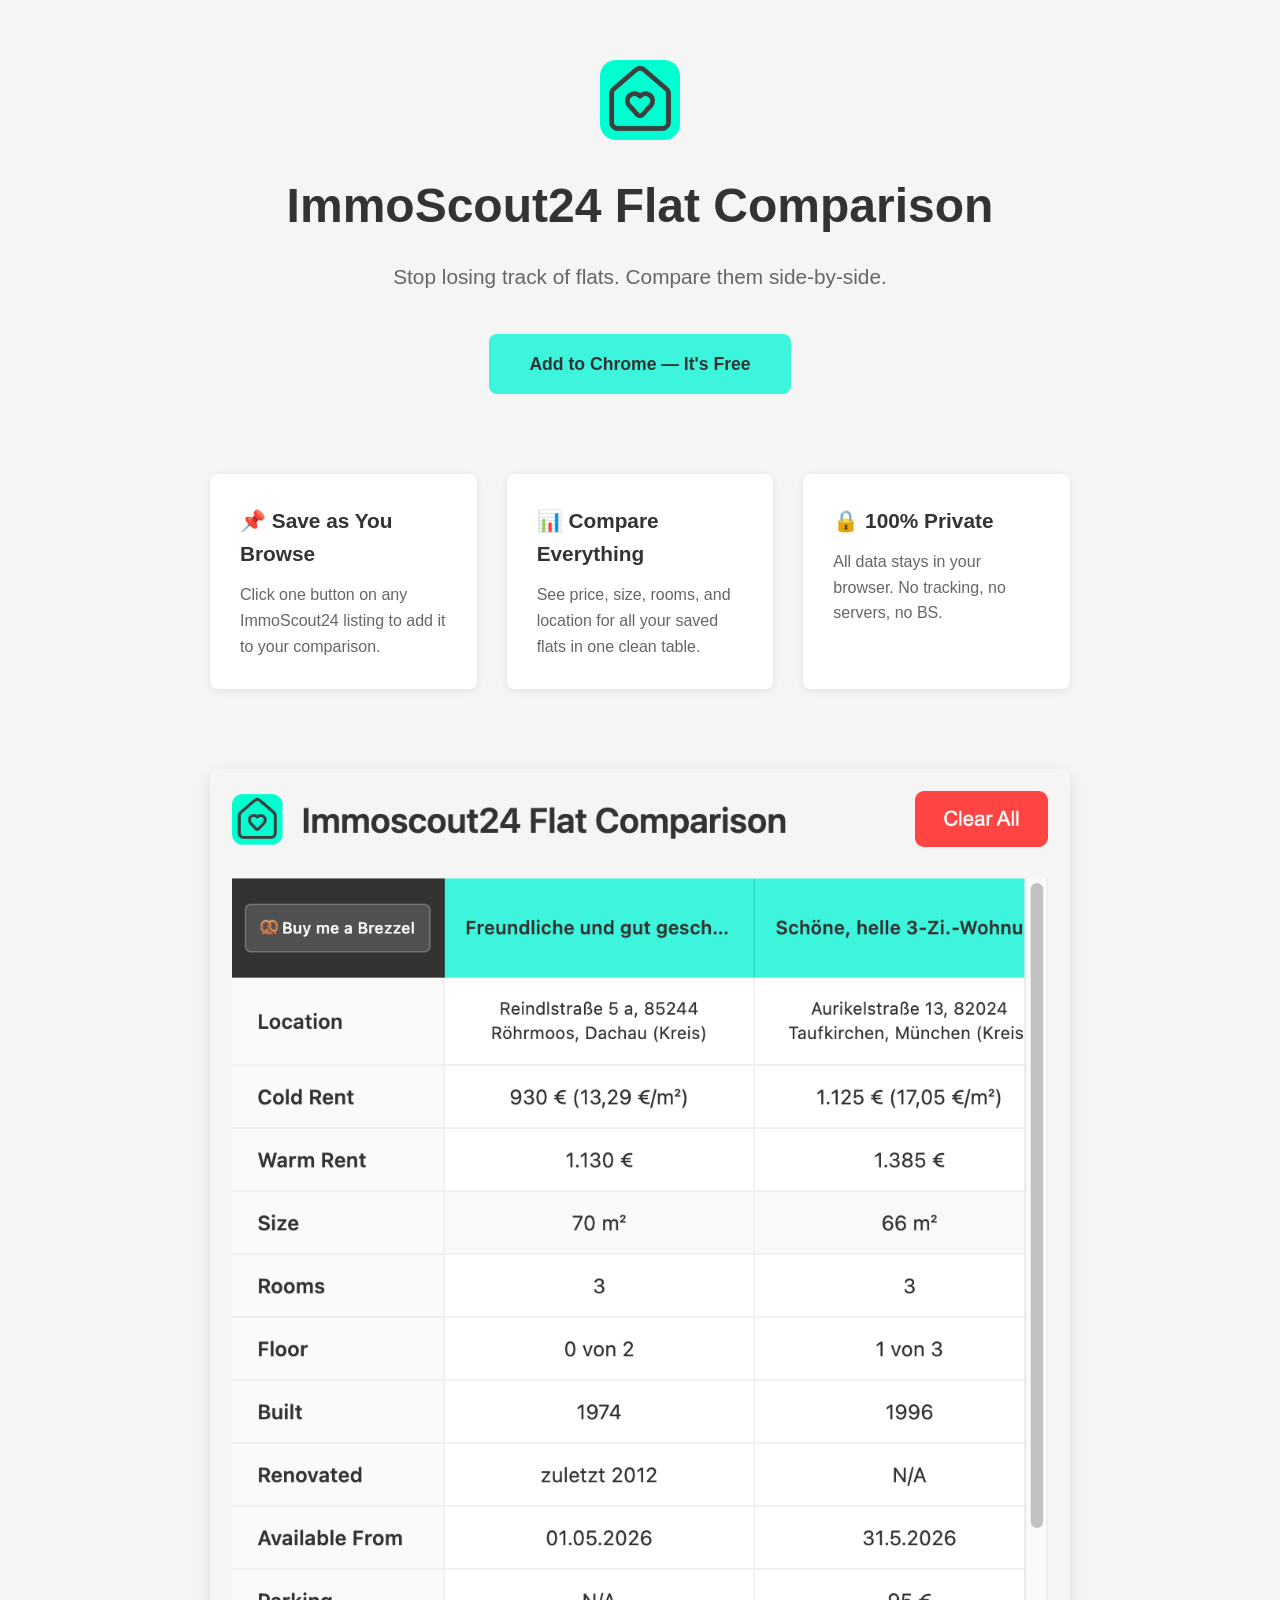
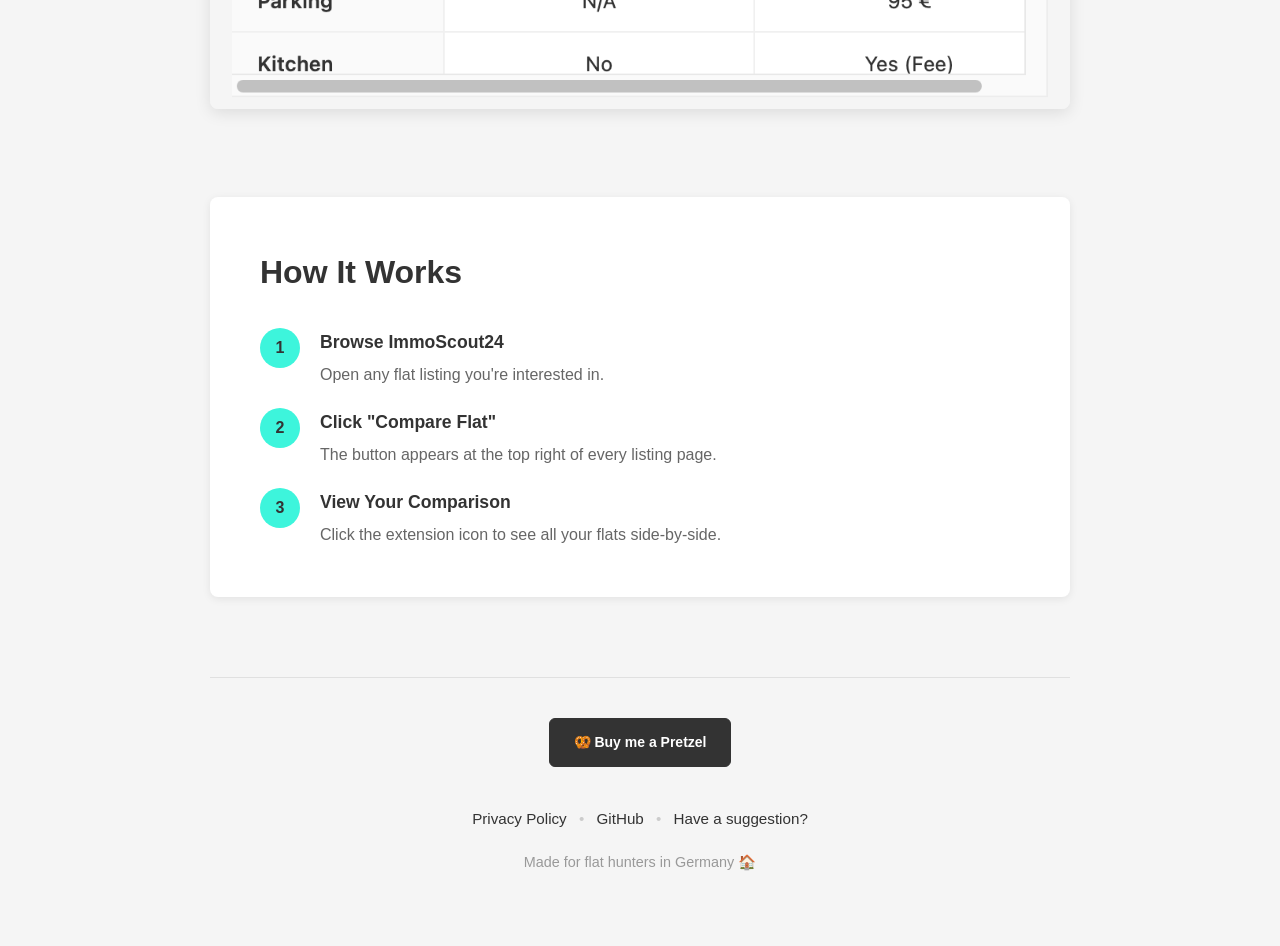
<file: index.html>
<!DOCTYPE html>
<html lang="en">
<head>
    <meta charset="UTF-8">
    <meta name="viewport" content="width=device-width, initial-scale=1.0">
    <title>ImmoScout24 Flat Comparison - Chrome Extension</title>
    <link rel="stylesheet" href="style.css">
    <link rel="icon" type="image/x-icon" href="favicon/favicon.ico">
    <link rel="icon" type="image/png" sizes="32x32" href="favicon/favicon-32x32.png">
    <link rel="icon" type="image/png" sizes="16x16" href="favicon/favicon-16x16.png">
    <link rel="apple-touch-icon" sizes="180x180" href="favicon/apple-touch-icon.png">
</head>
<body>
    <div class="container">
        <header>
            <img src="icons/icon128.png" alt="Logo" class="logo">
            <h1>ImmoScout24 Flat Comparison</h1>
            <p class="tagline">Stop losing track of flats. Compare them side-by-side.</p>
            <a href="https://chrome.google.com/webstore/detail/YOUR_EXTENSION_ID" class="cta">Add to Chrome — It's Free</a>
        </header>

        <section class="features">
            <div class="feature">
                <h3>📌 Save as You Browse</h3>
                <p>Click one button on any ImmoScout24 listing to add it to your comparison.</p>
            </div>
            <div class="feature">
                <h3>📊 Compare Everything</h3>
                <p>See price, size, rooms, and location for all your saved flats in one clean table.</p>
            </div>
            <div class="feature">
                <h3>🔒 100% Private</h3>
                <p>All data stays in your browser. No tracking, no servers, no BS.</p>
            </div>
        </section>

        <section class="screenshot">
            <img src="screenshot.png" alt="Extension Screenshot">
        </section>

        <section class="how-it-works">
            <h2>How It Works</h2>
            <div class="steps">
                <div class="step">
                    <div class="step-number">1</div>
                    <div class="step-content">
                        <h3>Browse ImmoScout24</h3>
                        <p>Open any flat listing you're interested in.</p>
                    </div>
                </div>
                <div class="step">
                    <div class="step-number">2</div>
                    <div class="step-content">
                        <h3>Click "Compare Flat"</h3>
                        <p>The button appears at the top right of every listing page.</p>
                    </div>
                </div>
                <div class="step">
                    <div class="step-number">3</div>
                    <div class="step-content">
                        <h3>View Your Comparison</h3>
                        <p>Click the extension icon to see all your flats side-by-side.</p>
                    </div>
                </div>
            </div>
        </section>

        <footer>
            <a href="https://buymeacoffee.com/yassinbuilds" target="_blank" class="pretzel-btn">🥨 Buy me a Pretzel</a>
            <div class="footer-links">
                <a href="privacy.html">Privacy Policy</a>
                <span>•</span>
                <a href="https://github.com/yassin-mokni/flatcomparison">GitHub</a>
                <span>•</span>
                <a href="https://github.com/yassin-mokni/flatcomparison/issues">Have a suggestion?</a>
            </div>
            <p class="footer-note">Made for flat hunters in Germany 🏠</p>
        </footer>
    </div>
</body>
</html>
</file>
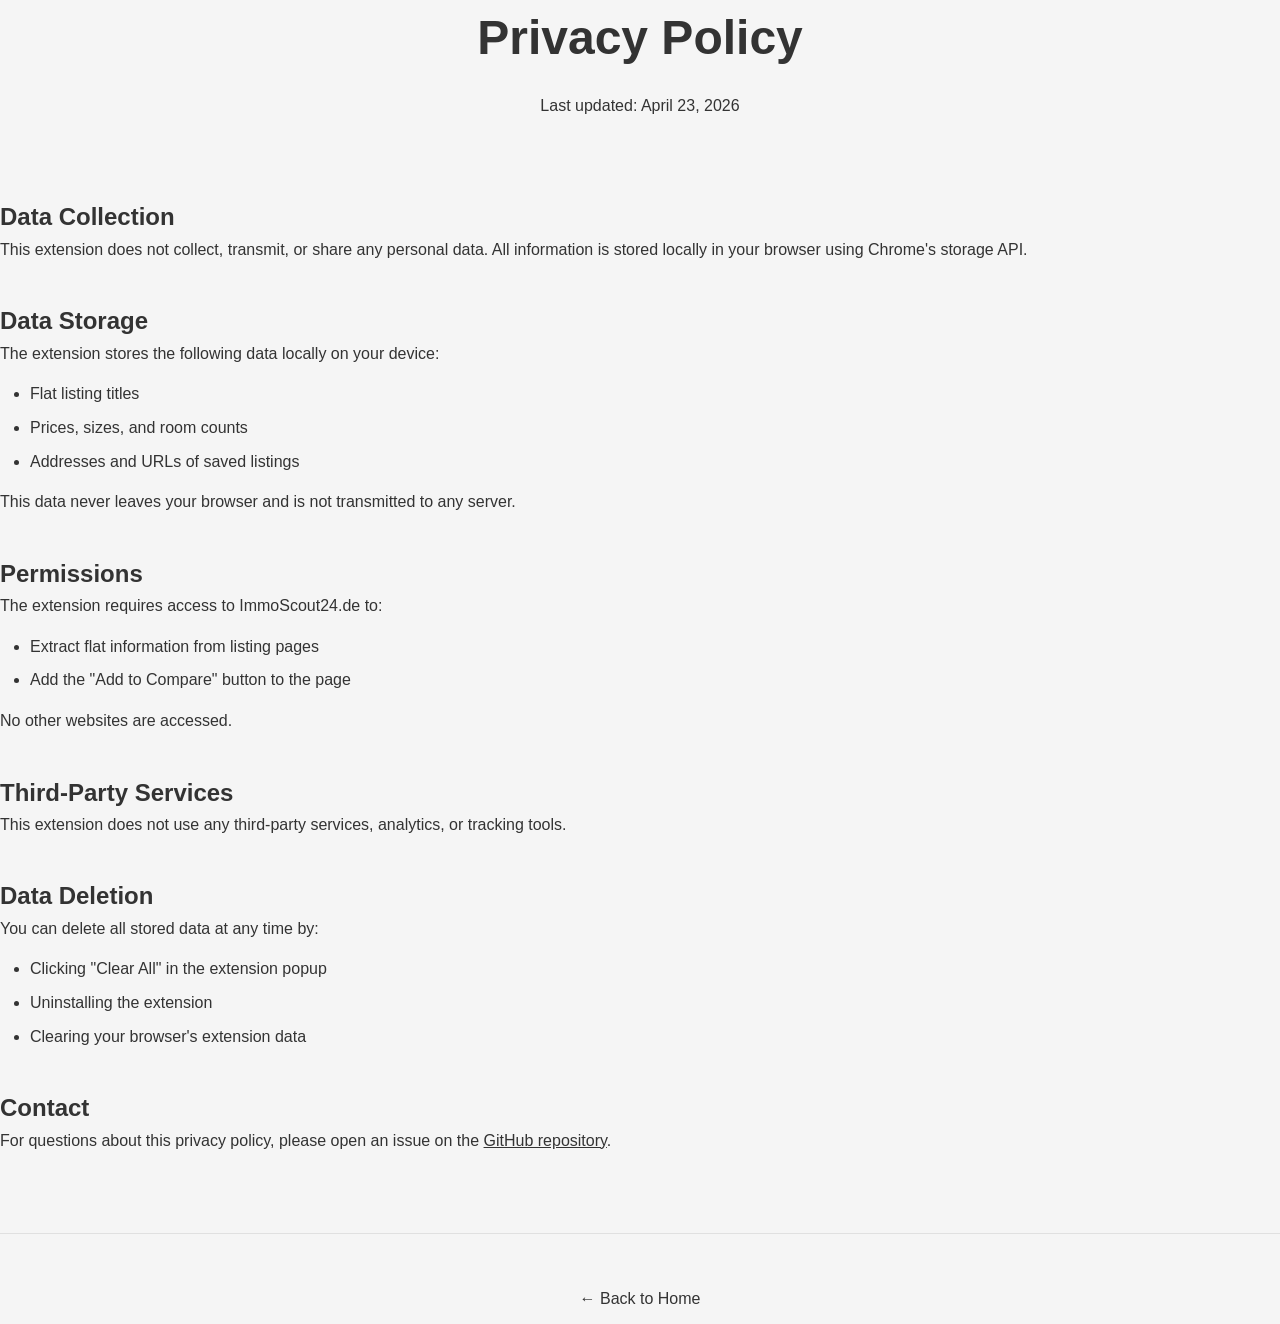
<file: privacy.html>
<!DOCTYPE html>
<html lang="en">
<head>
    <meta charset="UTF-8">
    <meta name="viewport" content="width=device-width, initial-scale=1.0">
    <title>Privacy Policy - ImmoScout24 Flat Comparison</title>
    <link rel="stylesheet" href="style.css">
    <link rel="icon" type="image/x-icon" href="favicon/favicon.ico">
    <link rel="icon" type="image/png" sizes="32x32" href="favicon/favicon-32x32.png">
    <link rel="icon" type="image/png" sizes="16x16" href="favicon/favicon-16x16.png">
    <link rel="apple-touch-icon" sizes="180x180" href="favicon/apple-touch-icon.png">
</head>
<body>
    <header>
        <h1>Privacy Policy</h1>
        <p>Last updated: April 23, 2026</p>
    </header>

    <main class="policy">
        <section>
            <h2>Data Collection</h2>
            <p>This extension does not collect, transmit, or share any personal data. All information is stored locally in your browser using Chrome's storage API.</p>
        </section>

        <section>
            <h2>Data Storage</h2>
            <p>The extension stores the following data locally on your device:</p>
            <ul>
                <li>Flat listing titles</li>
                <li>Prices, sizes, and room counts</li>
                <li>Addresses and URLs of saved listings</li>
            </ul>
            <p>This data never leaves your browser and is not transmitted to any server.</p>
        </section>

        <section>
            <h2>Permissions</h2>
            <p>The extension requires access to ImmoScout24.de to:</p>
            <ul>
                <li>Extract flat information from listing pages</li>
                <li>Add the "Add to Compare" button to the page</li>
            </ul>
            <p>No other websites are accessed.</p>
        </section>

        <section>
            <h2>Third-Party Services</h2>
            <p>This extension does not use any third-party services, analytics, or tracking tools.</p>
        </section>

        <section>
            <h2>Data Deletion</h2>
            <p>You can delete all stored data at any time by:</p>
            <ul>
                <li>Clicking "Clear All" in the extension popup</li>
                <li>Uninstalling the extension</li>
                <li>Clearing your browser's extension data</li>
            </ul>
        </section>

        <section>
            <h2>Contact</h2>
            <p>For questions about this privacy policy, please open an issue on the <a href="https://github.com/yassin-mokni/flatcomparison">GitHub repository</a>.</p>
        </section>
    </main>

    <footer>
        <p><a href="index.html">← Back to Home</a></p>
    </footer>
</body>
</html>
</file>
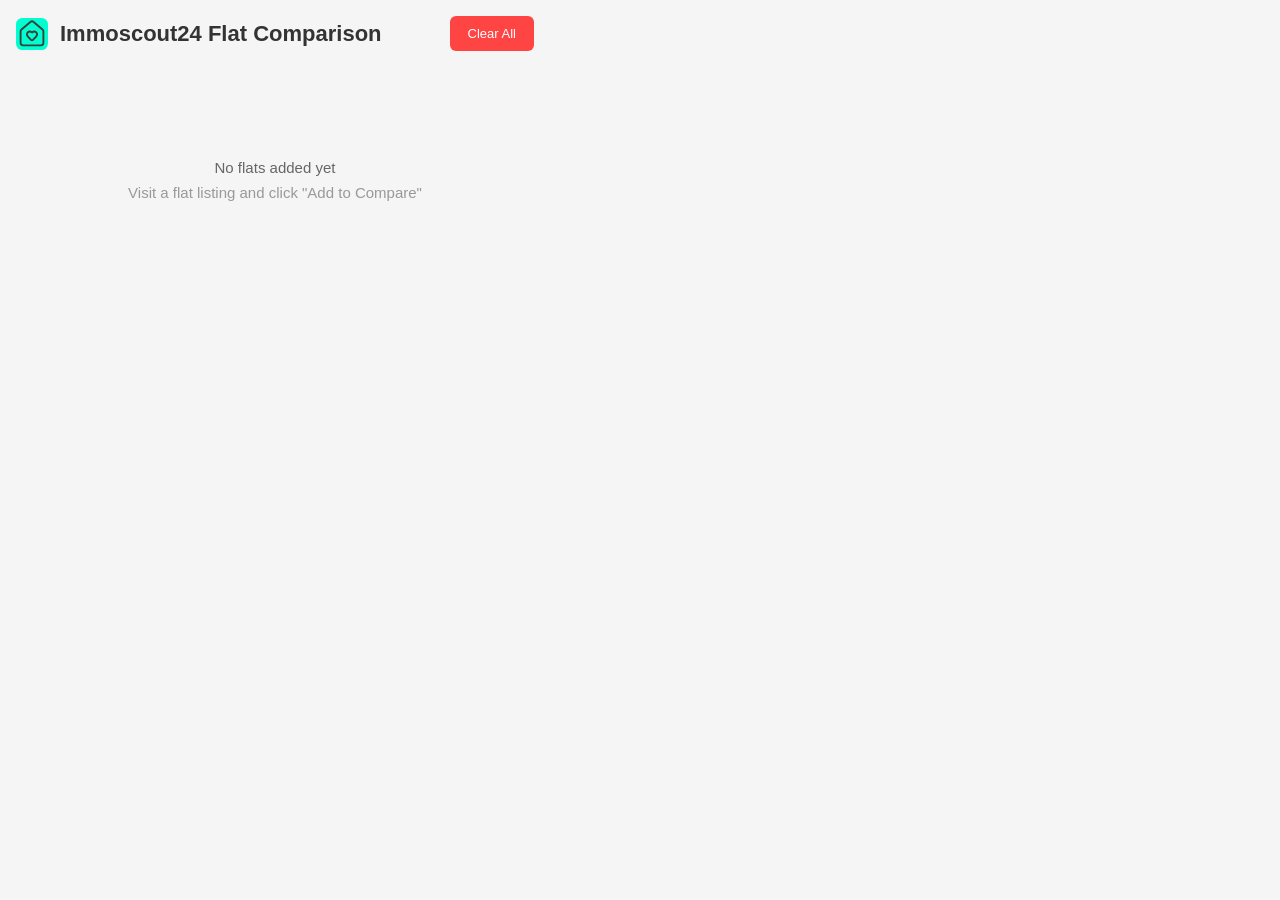
<file: popup/popup.html>
<!DOCTYPE html>
<html>
<head>
  <meta charset="UTF-8">
  <title>Flat Comparison</title>
  <link rel="stylesheet" href="popup.css">
</head>
<body>
  <div class="header">
    <div class="header-left">
      <img src="../logo.svg" alt="Logo" class="logo">
      <h1>Immoscout24 Flat Comparison</h1>
    </div>
    <button id="clear-all">Clear All</button>
  </div>
  
  <div id="empty-state" class="empty-state">
    <p>No flats added yet</p>
    <p class="hint">Visit a flat listing and click "Add to Compare"</p>
  </div>
  
  <div id="comparison-table"></div>
  
  <script src="popup.js"></script>
</body>
</html>
</file>
<file: style.css>
* {
    margin: 0;
    padding: 0;
    box-sizing: border-box;
}

body {
    font-family: -apple-system, BlinkMacSystemFont, "Segoe UI", sans-serif;
    line-height: 1.6;
    color: #333;
    background: #f5f5f5;
}

.container {
    max-width: 900px;
    margin: 0 auto;
    padding: 60px 20px;
}

header {
    text-align: center;
    margin-bottom: 80px;
}

.logo {
    width: 80px;
    height: 80px;
    margin-bottom: 20px;
}

h1 {
    font-size: 3rem;
    margin-bottom: 16px;
    font-weight: 600;
}

.tagline {
    font-size: 1.3rem;
    color: #666;
    margin-bottom: 40px;
}

.cta {
    display: inline-block;
    padding: 16px 40px;
    background: #3DF5DC;
    color: #333;
    text-decoration: none;
    border-radius: 8px;
    font-weight: 600;
    font-size: 1.1rem;
}

.cta:hover {
    background: #2de5cc;
    transform: translateY(-2px);
    box-shadow: 0 4px 12px rgba(61, 245, 220, 0.3);
}

.features {
    display: grid;
    grid-template-columns: repeat(auto-fit, minmax(250px, 1fr));
    gap: 30px;
    margin-bottom: 80px;
}

.feature {
    background: white;
    padding: 30px;
    border-radius: 8px;
    box-shadow: 0 2px 8px rgba(0,0,0,0.08);
}

.feature h3 {
    font-size: 1.3rem;
    margin-bottom: 12px;
    font-weight: 600;
}

.feature p {
    color: #666;
    font-size: 1rem;
}

.screenshot {
    text-align: center;
    margin-bottom: 80px;
}

.screenshot img {
    max-width: 100%;
    border-radius: 8px;
    box-shadow: 0 4px 16px rgba(0,0,0,0.1);
}

.how-it-works {
    background: white;
    padding: 50px;
    border-radius: 8px;
    box-shadow: 0 2px 8px rgba(0,0,0,0.08);
    margin-bottom: 60px;
}

.how-it-works h2 {
    font-size: 2rem;
    margin-bottom: 30px;
    font-weight: 600;
}

.steps {
    display: grid;
    gap: 20px;
}

.step {
    display: flex;
    gap: 20px;
    align-items: start;
}

.step-number {
    background: #3DF5DC;
    color: #333;
    width: 40px;
    height: 40px;
    border-radius: 50%;
    display: flex;
    align-items: center;
    justify-content: center;
    font-weight: 600;
    flex-shrink: 0;
}

.step-content h3 {
    font-size: 1.1rem;
    margin-bottom: 6px;
    font-weight: 600;
}

.step-content p {
    color: #666;
}

footer {
    text-align: center;
    margin-top: 80px;
    padding-top: 40px;
    border-top: 1px solid #e0e0e0;
    color: #666;
}

.pretzel-btn {
    display: inline-block;
    padding: 12px 24px;
    background: #333;
    color: white;
    text-decoration: none;
    font-size: 14px;
    font-weight: 600;
    border-radius: 6px;
    margin-bottom: 20px;
    border: 1px solid #333;
}

.pretzel-btn:hover {
    background: #555;
    border-color: #555;
    color: white;
}

.footer-links {
    margin: 20px 0;
    font-size: 0.95rem;
}

.footer-links a {
    color: #333;
    text-decoration: none;
    font-weight: 500;
    margin: 0 8px;
}

.footer-links a:hover {
    color: #3DF5DC;
}

.footer-links span {
    color: #ccc;
}

.footer-note {
    margin-top: 16px;
    font-size: 0.9rem;
    color: #999;
}

footer p {
    margin: 12px 0;
}

footer a {
    color: #333;
    text-decoration: none;
    font-weight: 500;
}

footer a:hover {
    color: #3DF5DC;
}

.policy section {
    margin-bottom: 40px;
}

.policy ul {
    margin: 15px 0 15px 30px;
}

.policy li {
    margin: 8px 0;
}

.policy a {
    color: #333;
}
</file>
<file: popup/popup.css>
body {
  width: 550px;
  height: 600px;
  margin: 0;
  padding: 16px;
  font-family: -apple-system, BlinkMacSystemFont, 'Segoe UI', sans-serif;
  background: #f5f5f5;
  box-sizing: border-box;
  overflow: hidden;
}

.header {
  display: flex;
  justify-content: space-between;
  align-items: center;
  margin-bottom: 20px;
}

.header-left {
  display: flex;
  align-items: center;
  gap: 12px;
}

.logo {
  width: 32px;
  height: 32px;
}

h1 {
  margin: 0;
  font-size: 22px;
  color: #333;
  font-weight: 600;
}

#clear-all {
  padding: 10px 18px;
  background: #ff4444;
  color: white;
  border: none;
  border-radius: 6px;
  cursor: pointer;
  font-size: 13px;
  font-weight: 500;
}

#clear-all:hover {
  background: #e03e3e;
}

.empty-state {
  text-align: center;
  padding: 80px 20px;
  color: #666;
}

.empty-state p {
  margin: 8px 0;
  font-size: 15px;
}

.hint {
  font-size: 13px;
  color: #999;
}

#comparison-table {
  overflow-x: auto;
  overflow-y: auto;
  max-height: 520px;
}

table {
  width: auto;
  background: white;
  border-radius: 8px;
  box-shadow: 0 2px 8px rgba(0,0,0,0.08);
  border-collapse: separate;
  border-spacing: 0;
}

th {
  background: #3DF5DC;
  color: #333;
  padding: 16px 8px;
  text-align: center;
  font-weight: 600;
  font-size: 13px;
  min-width: 180px;
  max-width: 180px;
  position: relative;
  border-right: 1px solid rgba(0,0,0,0.1);
}

th:last-child {
  border-right: none;
}

th:first-child {
  background: #333;
  color: white;
  min-width: 110px;
  max-width: 110px;
  position: sticky;
  left: 0;
  z-index: 3;
}

.flat-header {
  display: flex;
  flex-direction: column;
  gap: 6px;
  align-items: center;
  background: inherit;
}

.flat-title {
  display: block;
  font-size: 12px;
  line-height: 1.4;
  overflow: hidden;
  text-overflow: ellipsis;
  white-space: nowrap;
  max-width: 170px;
}

td {
  padding: 12px 8px;
  border-bottom: 1px solid #f0f0f0;
  border-right: 1px solid #f0f0f0;
  font-size: 13px;
  text-align: center;
  word-wrap: break-word;
  min-width: 180px;
  max-width: 180px;
  background: white;
  position: relative;
}

td:last-child {
  border-right: none;
}

td a, td button {
  display: inline-block;
  margin: 2px;
}

td.label {
  background: #fafafa;
  font-weight: 600;
  text-align: left;
  padding-left: 16px;
  color: #333;
  white-space: nowrap;
  min-width: 110px;
  max-width: 110px;
  position: sticky;
  left: 0;
  z-index: 1;
}

td.value {
  color: #333;
}

td.location {
  font-size: 11px;
  white-space: normal;
  line-height: 1.4;
}

tr:last-child td {
  border-bottom: none;
}

tbody tr:hover td:not(.label) {
  background: #f8f9fa;
}

.flat-link {
  display: inline-block;
  padding: 6px 12px;
  background: #3DF5DC;
  color: #333;
  text-decoration: none;
  font-size: 11px;
  font-weight: 500;
  border-radius: 4px;
  white-space: nowrap;
}

.flat-link:hover {
  background: #2de5cc;
  transform: translateY(-1px);
  box-shadow: 0 2px 4px rgba(0,0,0,0.1);
}

.remove-btn {
  padding: 6px 12px;
  background: white;
  color: #333;
  border: 1px solid rgba(0,0,0,0.15);
  border-radius: 4px;
  cursor: pointer;
  font-size: 11px;
  font-weight: 500;
  white-space: nowrap;
}

.remove-btn:hover {
  background: #ff4444;
  color: white;
  border-color: #ff4444;
}

.pretzel-btn {
  display: block;
  padding: 8px 6px;
  background: rgba(255,255,255,0.15);
  color: white;
  text-decoration: none;
  font-size: 10px;
  font-weight: 500;
  border-radius: 4px;
  text-align: center;
  line-height: 1.3;
  border: 1px solid rgba(255,255,255,0.2);
}

.pretzel-btn:hover {
  background: rgba(255,255,255,0.25);
  border-color: rgba(255,255,255,0.4);
}
</file>
